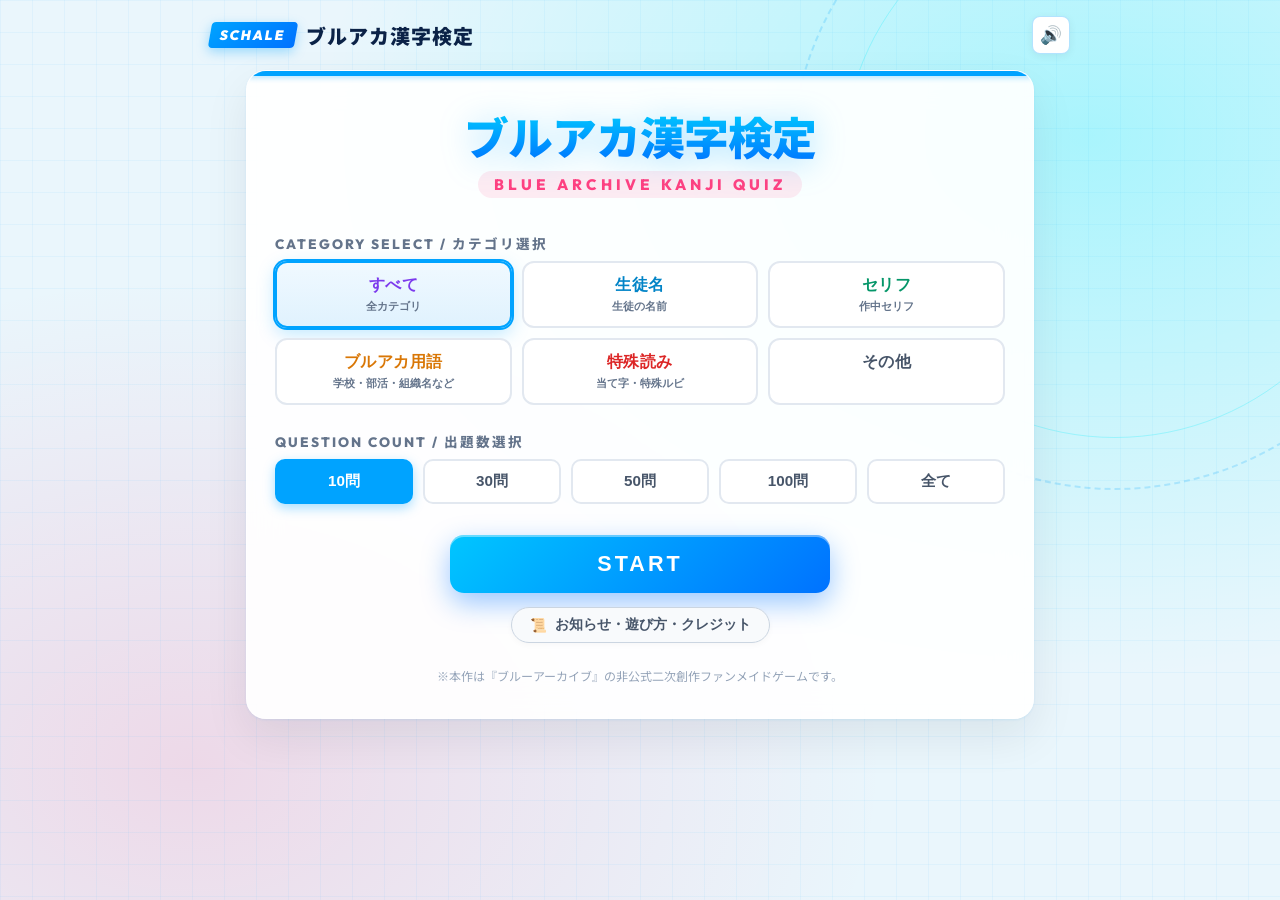
<file: index.html>
<!DOCTYPE html>
<html lang="ja">
<head>
  <meta charset="UTF-8">
  <meta name="viewport" content="width=device-width, initial-scale=1.0, maximum-scale=1.0, user-scalable=no">
  <meta http-equiv="Cache-Control" content="no-cache, no-store, must-revalidate">
  <meta http-equiv="Pragma" content="no-cache">
  <meta http-equiv="Expires" content="0">
  <title>ブルーアーカイブ漢字検定</title>
  <meta name="description" content="ブルーアーカイブ（ブルアカ）に登場する漢字の読み仮名を当てるブラウザクイズゲーム！">
  <link rel="stylesheet" href="style.css?v=25">
</head>
<body>
  <!-- 背景サイバー装飾 -->
  <div class="cyber-bg-ring"></div>

  <!-- ヘッダー -->
  <header>
    <div class="schale-logo">
      <span class="logo-badge">SCHALE</span>
      <span class="app-title-text">ブルアカ漢字検定</span>
    </div>
    <div class="header-controls">
      <button id="btn-mute" class="icon-btn" title="ミュート切替">🔊</button>
    </div>
  </header>

  <main>
    <!-- ================= タイトル画面 ================= -->
    <div id="screen-title" class="card-panel">
      <div class="accent-stripe"></div>
      
      <div class="title-hero-wrap">
        <h1 class="game-main-title">ブルアカ漢字検定</h1>
        <div class="game-sub-title">BLUE ARCHIVE KANJI QUIZ</div>
      </div>

      <!-- カテゴリ選択 -->
      <div class="selection-section">
        <div class="section-label">CATEGORY SELECT / カテゴリ選択</div>
        <div class="category-grid">
          <button class="cat-btn selected" data-cat="ALL">
            <span class="name">すべて</span>
            <span class="desc">全カテゴリ</span>
          </button>
          <button class="cat-btn" data-cat="生徒名">
            <span class="name">生徒名</span>
            <span class="desc">生徒の名前</span>
          </button>
          <button class="cat-btn" data-cat="セリフ">
            <span class="name">セリフ</span>
            <span class="desc">作中セリフ</span>
          </button>
          <button class="cat-btn" data-cat="ブルアカ用語">
            <span class="name">ブルアカ用語</span>
            <span class="desc">学校・部活・組織名など</span>
          </button>
          <button class="cat-btn" data-cat="特殊読み">
            <span class="name">特殊読み</span>
            <span class="desc">当て字・特殊ルビ</span>
          </button>
          <button class="cat-btn" data-cat="その他">
            <span class="name">その他</span>
            <span class="desc"></span>
          </button>
        </div>
      </div>

      <!-- 出題数選択 -->
      <div class="selection-section">
        <div class="section-label">QUESTION COUNT / 出題数選択</div>
        <div class="count-selector">
          <button class="count-btn selected" data-count="10">10問</button>
          <button class="count-btn" data-count="30">30問</button>
          <button class="count-btn" data-count="50">50問</button>
          <button class="count-btn" data-count="100">100問</button>
          <button class="count-btn" data-count="ALL">全て</button>
        </div>
      </div>

      <button id="btn-start" class="start-btn">
        <span>START</span>
      </button>

      <!-- インフォメーションボタン (README / アップデート / クレジット) -->
      <div class="title-info-links">
        <button id="btn-open-info" class="btn-info-link">
          <span class="icon">📜</span>
          <span>お知らせ・遊び方・クレジット</span>
        </button>
      </div>

      <p class="disclaimer-note">
        ※本作は『ブルーアーカイブ』の非公式二次創作ファンメイドゲームです。
      </p>
    </div>

    <!-- ================= ゲーム画面 ================= -->
    <div id="screen-game" class="card-panel">
      <div class="accent-stripe"></div>

      <!-- ステージヘッダー -->
      <div class="game-top-bar">
        <div class="top-bar-left">
          <button id="btn-game-home" class="btn-home-mini" title="タイトルへ戻る">ホームへ</button>
          <span id="stage-text" class="stage-badge">MISSION 1/10</span>
        </div>
        <span id="combo-badge" class="combo-badge">COMBO x2!</span>
        <span id="score-text" class="score-display">0 PT</span>
      </div>

      <!-- タイマーゲージ -->
      <div class="timer-container">
        <div id="timer-bar" class="timer-bar"></div>
      </div>

      <!-- 漢字出題エリア -->
      <div id="kanji-box" class="kanji-box">
        <!-- 上部メタ情報（カテゴリ、難易度、記載場所） -->
        <div class="kanji-meta-container">
          <div class="meta-row top">
            <span id="meta-category" class="badge badge-category">生徒名(苗字)</span>
            <span id="meta-difficulty" class="badge badge-diff">Lv.1 ★☆☆☆☆</span>
            <span id="meta-source" class="badge badge-source">メインVol.1 1章1話</span>
          </div>
        </div>

        <!-- 漢字表示 -->
        <div id="kanji-display" class="kanji-text">砂狼</div>

        <!-- セリフ・問題文表示エリア -->
        <div id="dialogue-box" class="dialogue-box">
          <div id="dialogue-speaker-tag" class="dialogue-speaker-tag">
            <span id="dialogue-speaker">アロナ</span>
          </div>
          <div id="dialogue-text" class="dialogue-text">
            「砂狼シロコさん、今日も朝早くからジョギングをしていたみたいです！」
          </div>
        </div>

        <!-- フィードバック演出 (EXCELLENT / MISS) -->
        <div id="feedback-overlay" class="feedback-overlay">
          <div id="feedback-text" class="feedback-banner">EXCELLENT!</div>
        </div>
      </div>

      <!-- 入力エリア -->
      <div class="input-wrap">
        <div id="reading-preview" class="reading-preview"></div>
        <input 
          type="text" 
          id="game-input" 
          class="game-input-field" 
          placeholder="読み仮名を入力（ローマ字・ひらがなOK）" 
          autocomplete="off" 
          autocorrect="off" 
          autocapitalize="off" 
          spellcheck="false"
        >
        <span class="input-instructions">※「sunaookami」などのローマ字、または「すなおおかみ」で自動判定</span>
      </div>
    </div>

    <!-- ================= リザルト画面 ================= -->
    <div id="screen-result" class="card-panel">
      <div class="accent-stripe"></div>
      
      <div id="result-rank" class="result-badge clear">RANK: S</div>
      
      <div class="result-stats-card">
        <div class="stat-item">
          <span class="stat-label">TOTAL SCORE</span>
          <span id="res-score" class="stat-value">0</span>
        </div>
        <div class="stat-item">
          <span class="stat-label">CORRECT</span>
          <span id="res-correct" class="stat-value">0 / 0</span>
        </div>
        <div class="stat-item">
          <span class="stat-label">AVG TIME</span>
          <span id="res-avg-time" class="stat-value">0.000s</span>
        </div>
        <div class="stat-item">
          <span class="stat-label">MAX COMBO</span>
          <span id="res-combo" class="stat-value">0</span>
        </div>
      </div>

      <!-- 出題の振り返り -->
      <div class="review-list">
        <div class="review-title">出題された問題と作中出典</div>
        <div id="review-items"></div>
      </div>

      <div class="result-actions">
        <button id="btn-retry" class="btn-action btn-retry"> もう一度挑戦</button>
        <button id="btn-share" class="btn-action btn-share">𝕏 結果をポスト</button>
        <button id="btn-home" class="btn-action" style="background:#E2E8F0; color:#334155;"> タイトルへ</button>
      </div>
    </div>

    <!-- ================= タイトルへ戻る確認モーダル ================= -->
    <div id="modal-confirm" class="modal-backdrop" style="display: none;">
      <div class="modal-dialog">
        <div class="modal-header">
          <span class="modal-badge">CONFIRMATION</span>
          <h3 class="modal-title">タイトル画面に戻りますか？</h3>
        </div>
        <p class="modal-body">
          現在のミッション進行状況および獲得スコアは破棄されます。よろしいですか？
        </p>
        <div class="modal-actions">
          <button id="modal-btn-cancel" class="btn-modal btn-modal-cancel">ゲームを続ける</button>
          <button id="modal-btn-confirm" class="btn-modal btn-modal-confirm">タイトルへ戻る</button>
        </div>
      </div>
    </div>

    <!-- ================= インフォメーションモーダル (README / アップデート / クレジット) ================= -->
    <div id="modal-info" class="modal-backdrop" style="display: none;">
      <div class="modal-dialog info-modal-dialog">
        <div class="info-modal-header">
          <div class="schale-tab-group">
            <button class="schale-tab active" data-tab="tab-updates">📢 アップデート情報</button>
            <button class="schale-tab" data-tab="tab-readme">📖 遊び方 (README)</button>
            <button class="schale-tab" data-tab="tab-credits">🎨 クレジット・規約</button>
          </div>
          <button id="btn-close-info" class="btn-close-round" title="閉じる">✕</button>
        </div>

        <div class="info-modal-content">
          <!-- タブ1: アップデート情報 -->
          <div id="tab-updates" class="info-tab-pane active">
            <pre id="txt-content-updates" class="info-txt-view">読み込み中...</pre>
          </div>

          <!-- タブ2: 遊び方 (README) -->
          <div id="tab-readme" class="info-tab-pane">
            <pre id="txt-content-readme" class="info-txt-view">読み込み中...</pre>
          </div>

          <!-- タブ3: クレジット・規約 -->
          <div id="tab-credits" class="info-tab-pane">
            <pre id="txt-content-credits" class="info-txt-view">読み込み中...</pre>
          </div>
        </div>

        <div class="info-modal-footer">
          <button id="btn-close-info-bottom" class="btn-modal-cancel" style="padding: 10px 28px; border-radius: 10px; font-weight: 800; cursor: pointer; border: none;">閉じる</button>
        </div>
      </div>
    </div>
  </main>

  <script src="romaji.js?v=25"></script>
  <script src="audio.js?v=25"></script>
  <script src="game.js?v=25"></script>
</body>
</html>
</file>
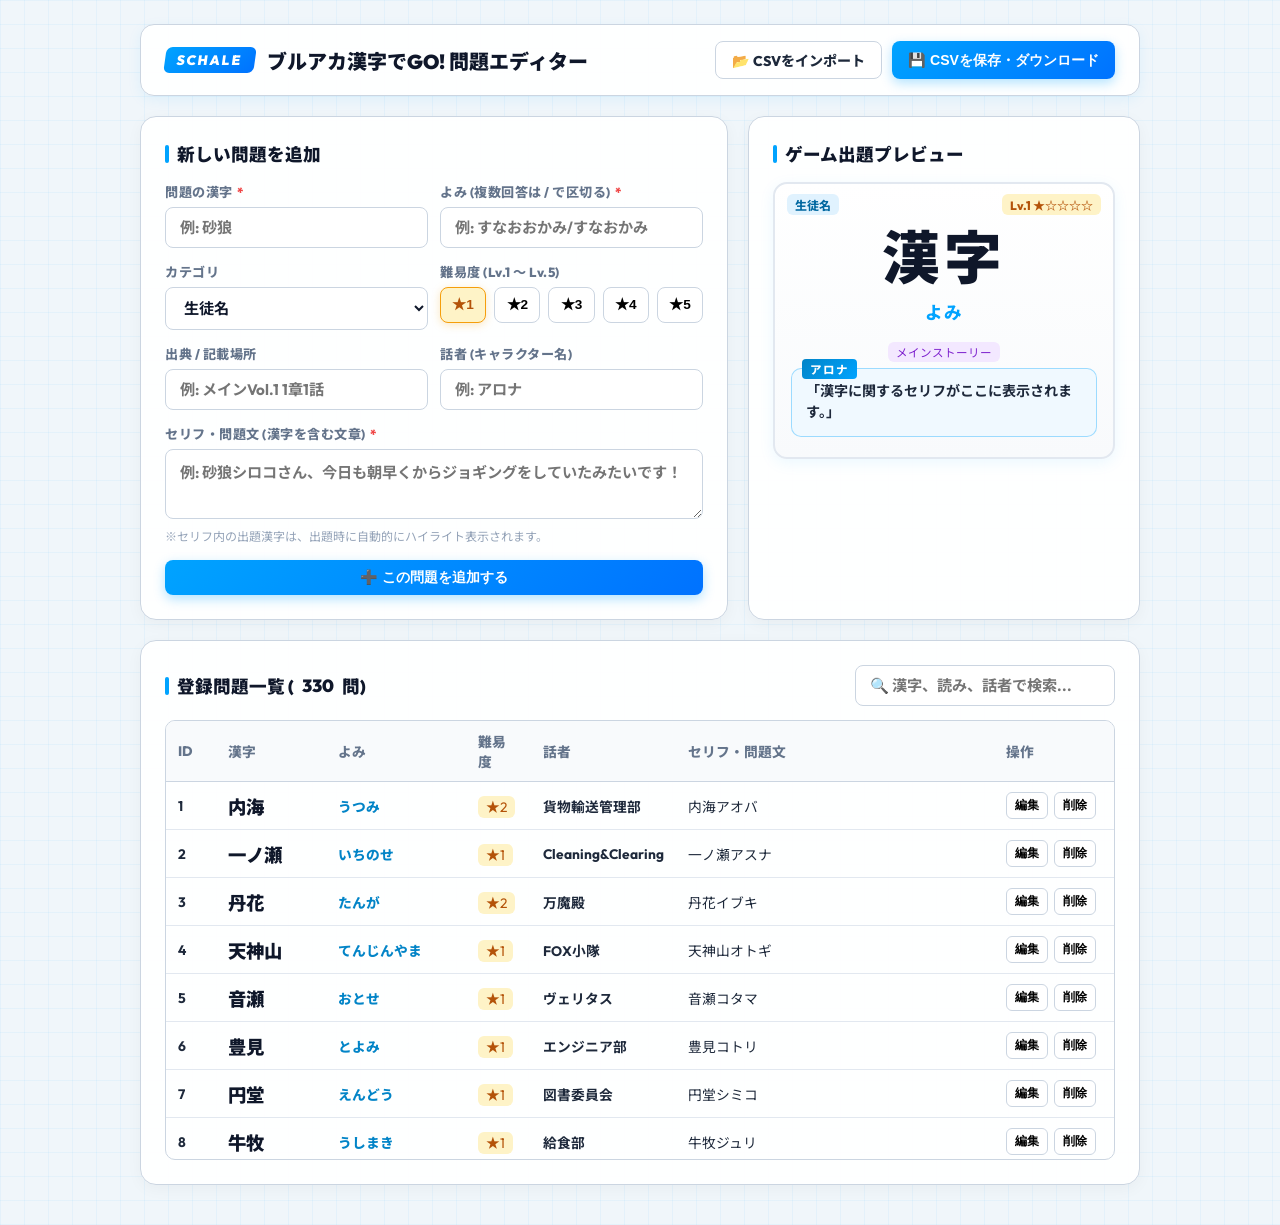
<file: editor.html>
<!DOCTYPE html>
<html lang="ja">
<head>
  <meta charset="UTF-8">
  <meta name="viewport" content="width=device-width, initial-scale=1.0">
  <title>問題エディター - ブルアカ漢字でGO!</title>
  <link rel="stylesheet" href="https://fonts.googleapis.com/css2?family=Noto+Sans+JP:wght@500;700;900&family=Outfit:wght@600;800;900&display=swap">
  <style>
    :root {
      --primary: #00A3FF;
      --primary-dark: #0072FF;
      --neon-cyan: #00F0FF;
      --bg: #F0F6FA;
      --card-bg: rgba(255, 255, 255, 0.96);
      --text: #1E293B;
      --text-muted: #64748B;
      --border: #CBD5E1;
      --accent-pink: #FF4081;
    }

    * {
      box-sizing: border-box;
      margin: 0;
      padding: 0;
    }

    body {
      font-family: 'Outfit', 'Noto Sans JP', sans-serif;
      background: var(--bg);
      background-image: 
        linear-gradient(rgba(0, 163, 255, 0.05) 1px, transparent 1px),
        linear-gradient(90deg, rgba(0, 163, 255, 0.05) 1px, transparent 1px);
      background-size: 24px 24px;
      color: var(--text);
      min-height: 100vh;
      padding: 24px 16px 40px;
      display: flex;
      flex-direction: column;
      align-items: center;
    }

    .container {
      width: 100%;
      max-width: 1000px;
      display: flex;
      flex-direction: column;
      gap: 20px;
    }

    /* ヘッダー */
    header {
      display: flex;
      justify-content: space-between;
      align-items: center;
      background: var(--card-bg);
      padding: 16px 24px;
      border-radius: 14px;
      border: 1px solid var(--border);
      box-shadow: 0 4px 14px rgba(0, 163, 255, 0.08);
    }

    .brand {
      display: flex;
      align-items: center;
      gap: 12px;
    }

    .badge-schale {
      background: linear-gradient(135deg, var(--primary), var(--primary-dark));
      color: white;
      padding: 4px 12px;
      border-radius: 6px;
      font-weight: 900;
      font-size: 0.85rem;
      letter-spacing: 2px;
      transform: skewX(-8deg);
    }

    .header-title {
      font-size: 1.25rem;
      font-weight: 900;
      color: #0F172A;
    }

    .header-actions {
      display: flex;
      gap: 10px;
    }

    .btn {
      padding: 8px 16px;
      border-radius: 8px;
      font-weight: 800;
      font-size: 0.88rem;
      cursor: pointer;
      border: none;
      transition: all 0.2s ease;
      display: inline-flex;
      align-items: center;
      gap: 6px;
    }

    .btn-primary {
      background: linear-gradient(135deg, var(--primary), var(--primary-dark));
      color: white;
      box-shadow: 0 4px 12px rgba(0, 163, 255, 0.3);
    }
    .btn-primary:hover {
      transform: translateY(-2px);
      box-shadow: 0 6px 16px rgba(0, 163, 255, 0.4);
    }

    .btn-secondary {
      background: white;
      border: 1px solid var(--border);
      color: var(--text);
    }
    .btn-secondary:hover {
      background: #F8FAFC;
      border-color: var(--primary);
    }

    /* メイングリッド (フォーム + プレビュー) */
    .editor-grid {
      display: grid;
      grid-template-columns: 1.2fr 0.8fr;
      gap: 20px;
    }
    @media (max-width: 860px) {
      .editor-grid {
        grid-template-columns: 1fr;
      }
    }

    .card {
      background: var(--card-bg);
      border-radius: 16px;
      border: 1px solid var(--border);
      padding: 24px;
      box-shadow: 0 4px 16px rgba(0,0,0,0.04);
      position: relative;
    }

    .card-title {
      font-size: 1.1rem;
      font-weight: 900;
      color: #0F172A;
      margin-bottom: 16px;
      display: flex;
      align-items: center;
      gap: 8px;
    }
    .card-title::before {
      content: '';
      display: inline-block;
      width: 4px;
      height: 18px;
      background: var(--primary);
      border-radius: 2px;
    }

    /* フォーム要素 */
    .form-group {
      margin-bottom: 14px;
    }

    .form-group label {
      display: block;
      font-size: 0.82rem;
      font-weight: 800;
      color: var(--text-muted);
      margin-bottom: 6px;
      letter-spacing: 0.5px;
    }

    .form-group label .required {
      color: #EF4444;
      margin-left: 4px;
    }

    .form-row {
      display: grid;
      grid-template-columns: 1fr 1fr;
      gap: 12px;
    }

    .input-text, .select-box, textarea {
      width: 100%;
      padding: 10px 14px;
      border-radius: 8px;
      border: 1.5px solid var(--border);
      font-size: 0.95rem;
      font-weight: 700;
      font-family: inherit;
      color: #0F172A;
      background: white;
      outline: none;
      transition: all 0.2s ease;
    }

    .input-text:focus, .select-box:focus, textarea:focus {
      border-color: var(--primary);
      box-shadow: 0 0 0 3px rgba(0, 163, 255, 0.2);
    }

    textarea {
      resize: vertical;
      min-height: 70px;
    }

    .help-note {
      font-size: 0.75rem;
      color: #94A3B8;
      margin-top: 4px;
    }

    /* 難易度スターセレクター */
    .diff-stars {
      display: flex;
      gap: 8px;
    }

    .diff-star-btn {
      flex: 1;
      padding: 8px 4px;
      background: white;
      border: 1.5px solid var(--border);
      border-radius: 8px;
      font-size: 0.85rem;
      font-weight: 800;
      cursor: pointer;
      text-align: center;
      transition: all 0.2s;
    }

    .diff-star-btn.selected {
      background: #FEF3C7;
      border-color: #F59E0B;
      color: #B45309;
      box-shadow: 0 2px 8px rgba(245, 158, 11, 0.25);
    }

    /* リアルタイムプレビューカード */
    .preview-box {
      background: linear-gradient(180deg, #FFFFFF 0%, #F8FAFC 100%);
      border: 2px solid #E2E8F0;
      border-radius: 14px;
      padding: 24px 16px 20px;
      text-align: center;
      position: relative;
      display: flex;
      flex-direction: column;
      align-items: center;
      box-shadow: 0 4px 15px rgba(0, 163, 255, 0.08);
      min-height: 240px;
      justify-content: center;
    }

    .preview-badge-row {
      position: absolute;
      top: 10px;
      width: calc(100% - 24px);
      display: flex;
      justify-content: space-between;
      font-size: 0.75rem;
      font-weight: 800;
    }

    .badge-cat {
      background: #E0F2FE;
      color: #0369A1;
      padding: 2px 8px;
      border-radius: 6px;
    }

    .badge-diff {
      background: #FEF3C7;
      color: #B45309;
      padding: 2px 8px;
      border-radius: 6px;
    }

    .badge-source {
      background: #F3E8FF;
      color: #7E22CE;
      padding: 2px 8px;
      border-radius: 6px;
      font-size: 0.72rem;
      margin-top: 6px;
    }

    .preview-kanji {
      font-size: 3.6rem;
      font-weight: 900;
      color: #0F172A;
      margin: 18px 0 10px;
      letter-spacing: 4px;
      line-height: 1.1;
    }

    .preview-rubies {
      font-size: 1.1rem;
      font-weight: 800;
      color: var(--primary);
      margin-bottom: 12px;
      letter-spacing: 1px;
    }

    /* ブルアカ風ダイアログ */
    .preview-dialogue {
      width: 100%;
      background: rgba(240, 249, 255, 0.95);
      border: 1.5px solid rgba(0, 163, 255, 0.35);
      border-radius: 10px;
      padding: 12px 14px;
      position: relative;
      text-align: left;
      margin-top: 6px;
    }

    .preview-speaker-tag {
      position: absolute;
      top: -10px;
      left: 10px;
      background: linear-gradient(135deg, #0284c7, #00A3FF);
      color: white;
      font-size: 0.72rem;
      font-weight: 800;
      padding: 2px 8px;
      border-radius: 4px;
      letter-spacing: 1px;
    }

    .preview-sentence {
      font-size: 0.88rem;
      font-weight: 700;
      color: #1E293B;
      line-height: 1.5;
    }

    .preview-sentence .kanji-highlight {
      color: #0077FF;
      background: rgba(0, 240, 255, 0.25);
      padding: 1px 4px;
      border-radius: 3px;
      border-bottom: 2px solid #00A3FF;
      font-weight: 900;
    }

    /* 問題一覧リスト */
    .list-header {
      display: flex;
      justify-content: space-between;
      align-items: center;
      margin-bottom: 14px;
      flex-wrap: wrap;
      gap: 10px;
    }

    .search-input {
      max-width: 260px;
    }

    .table-wrap {
      max-height: 440px;
      overflow-y: auto;
      border-radius: 10px;
      border: 1px solid var(--border);
    }

    table {
      width: 100%;
      border-collapse: collapse;
      text-align: left;
      font-size: 0.86rem;
    }

    th {
      background: #F8FAFC;
      padding: 10px 12px;
      font-weight: 800;
      color: var(--text-muted);
      border-bottom: 1.5px solid var(--border);
      position: sticky;
      top: 0;
      z-index: 2;
    }

    td {
      padding: 10px 12px;
      border-bottom: 1px solid #E2E8F0;
      vertical-align: middle;
    }

    tr:hover td {
      background: #F0F9FF;
    }

    .action-btn-group {
      display: flex;
      gap: 6px;
    }

    .btn-mini {
      padding: 4px 8px;
      border-radius: 6px;
      font-size: 0.75rem;
      font-weight: 800;
      cursor: pointer;
      border: 1px solid var(--border);
      background: white;
    }
    .btn-mini:hover {
      background: #F1F5F9;
      border-color: var(--primary);
    }
    .btn-delete:hover {
      background: #FEE2E2;
      border-color: #EF4444;
      color: #DC2626;
    }

    /* 通知トースト */
    .toast {
      position: fixed;
      bottom: 24px;
      right: 24px;
      background: #0F172A;
      color: white;
      padding: 12px 20px;
      border-radius: 10px;
      font-weight: 800;
      font-size: 0.9rem;
      box-shadow: 0 10px 25px rgba(0,0,0,0.2);
      opacity: 0;
      transform: translateY(10px);
      transition: all 0.25s ease;
      pointer-events: none;
      z-index: 100;
    }
    .toast.show {
      opacity: 1;
      transform: translateY(0);
    }
  </style>
</head>
<body>

  <div class="container">
    <!-- ヘッダー -->
    <header>
      <div class="brand">
        <span class="badge-schale">SCHALE</span>
        <h1 class="header-title">ブルアカ漢字でGO! 問題エディター</h1>
      </div>
      <div class="header-actions">
        <label for="csv-upload" class="btn btn-secondary">
          📂 CSVをインポート
          <input type="file" id="csv-upload" accept=".csv" style="display:none">
        </label>
        <button id="btn-export-csv" class="btn btn-primary">
          💾 CSVを保存・ダウンロード
        </button>
      </div>
    </header>

    <!-- エディターグリッド -->
    <div class="editor-grid">
      <!-- 入力フォーム -->
      <div class="card">
        <h2 id="form-mode-title" class="card-title">新しい問題を追加</h2>

        <form id="question-form">
          <input type="hidden" id="edit-id" value="">

          <div class="form-row">
            <div class="form-group">
              <label>問題の漢字<span class="required">*</span></label>
              <input type="text" id="input-kanji" class="input-text" placeholder="例: 砂狼" required>
            </div>
            <div class="form-group">
              <label>よみ (複数回答は / で区切る)<span class="required">*</span></label>
              <input type="text" id="input-ruby" class="input-text" placeholder="例: すなおおかみ/すなおかみ" required>
            </div>
          </div>

          <div class="form-row">
            <div class="form-group">
              <label>カテゴリ</label>
              <select id="input-category" class="select-box">
                <option value="生徒名">生徒名</option>
                <option value="セリフ">セリフ</option>
                <option value="ブルアカ用語">ブルアカ用語</option>
                <option value="特殊読み">特殊読み</option>
                <option value="その他">その他</option>
              </select>
            </div>
            <div class="form-group">
              <label>難易度 (Lv.1 〜 Lv.5)</label>
              <div class="diff-stars">
                <button type="button" class="diff-star-btn selected" data-lv="1">★1</button>
                <button type="button" class="diff-star-btn" data-lv="2">★2</button>
                <button type="button" class="diff-star-btn" data-lv="3">★3</button>
                <button type="button" class="diff-star-btn" data-lv="4">★4</button>
                <button type="button" class="diff-star-btn" data-lv="5">★5</button>
              </div>
              <input type="hidden" id="input-diff" value="1">
            </div>
          </div>

          <div class="form-row">
            <div class="form-group">
              <label>出典 / 記載場所</label>
              <input type="text" id="input-source" class="input-text" placeholder="例: メインVol.1 1章1話">
            </div>
            <div class="form-group">
              <label>話者 (キャラクター名)</label>
              <input type="text" id="input-speaker" class="input-text" placeholder="例: アロナ">
            </div>
          </div>

          <div class="form-group">
            <label>セリフ・問題文 (漢字を含む文章)<span class="required">*</span></label>
            <textarea id="input-sentence" class="input-text" placeholder="例: 砂狼シロコさん、今日も朝早くからジョギングをしていたみたいです！" required></textarea>
            <div class="help-note">※セリフ内の出題漢字は、出題時に自動的にハイライト表示されます。</div>
          </div>

          <div style="display:flex; gap:10px; margin-top:16px;">
            <button type="submit" id="btn-submit" class="btn btn-primary" style="flex:1; justify-content:center;">
              ➕ この問題を追加する
            </button>
            <button type="button" id="btn-cancel-edit" class="btn btn-secondary" style="display:none;">
              キャンセル
            </button>
          </div>
        </form>
      </div>

      <!-- リアルタイムプレビュー -->
      <div class="card">
        <h2 class="card-title">ゲーム出題プレビュー</h2>
        <div class="preview-box">
          <div class="preview-badge-row">
            <span id="prev-cat" class="badge-cat">生徒名</span>
            <span id="prev-diff" class="badge-diff">Lv.1 ★☆☆☆☆</span>
          </div>

          <div id="prev-kanji" class="preview-kanji">砂狼</div>
          <div id="prev-rubies" class="preview-rubies">すなおおかみ / すなおかみ</div>
          <div id="prev-source" class="badge-source">メインVol.1 1章1話</div>

          <div class="preview-dialogue">
            <div id="prev-speaker" class="preview-speaker-tag">アロナ</div>
            <div id="prev-sentence" class="preview-sentence">
              「<span class="kanji-highlight">砂狼</span>シロコさん、今日も朝早くからジョギングをしていたみたいです！」
            </div>
          </div>
        </div>
      </div>
    </div>

    <!-- 登録済み問題一覧 -->
    <div class="card">
      <div class="list-header">
        <h2 class="card-title" style="margin-bottom:0;">
          登録問題一覧 (<span id="total-count">0</span>問)
        </h2>
        <input type="text" id="search-box" class="input-text search-input" placeholder="🔍 漢字、読み、話者で検索...">
      </div>

      <div class="table-wrap">
        <table>
          <thead>
            <tr>
              <th style="width:40px;">ID</th>
              <th style="width:110px;">漢字</th>
              <th style="width:140px;">よみ</th>
              <th style="width:65px;">難易度</th>
              <th style="width:100px;">話者</th>
              <th>セリフ・問題文</th>
              <th style="width:120px;">操作</th>
            </tr>
          </thead>
          <tbody id="question-table-body">
            <!-- 動的挿入 -->
          </tbody>
        </table>
      </div>
    </div>
  </div>

  <div id="toast" class="toast">CSVを保存しました！</div>

  <script>
    // 問題データリスト
    let questions = [];
    let selectedDiff = 1;

    // 初期化
    document.addEventListener("DOMContentLoaded", () => {
      loadInitialCSV();
      setupEvents();
    });

    // 既存CSV自動読み込み
    async function loadInitialCSV() {
      try {
        let res = await fetch("questions.csv?t=" + Date.now());
        if (!res.ok) res = await fetch("questions.csv?t=" + Date.now());
        if (res.ok) {
          const text = await res.text();
          questions = parseCSV(text);
          renderTable();
          updatePreview();
        }
      } catch (e) {
        console.log("初期CSV読み込みスキップ:", e);
      }
    }

    // CSVパース (RFC4180風)
    function parseCSV(text) {
      const lines = text.trim().split(/\r?\n/);
      if (lines.length <= 1) return [];

      const list = [];
      for (let i = 1; i < lines.length; i++) {
        const line = lines[i].trim();
        if (!line) continue;

        const cols = [];
        let inQuote = false;
        let buffer = "";
        for (let c = 0; c < line.length; c++) {
          const ch = line[c];
          if (ch === '"') {
            inQuote = !inQuote;
          } else if (ch === ',' && !inQuote) {
            cols.push(buffer.trim());
            buffer = "";
          } else {
            buffer += ch;
          }
        }
        cols.push(buffer.trim());

        if (cols.length >= 3) {
          list.push({
            id: cols[0] || String(i),
            kanji: cols[1] || "",
            ruby: cols[2].replace(/^["']|["']$/g, "").replaceAll("|", "/"),
            difficulty: parseInt(cols[3], 10) || 1,
            category: cols[4] || "一般",
            source: cols[5] || "",
            speaker: cols[6] || "",
            sentence: cols[7] || ""
          });
        }
      }
      return list;
    }

    // イベントリスナー設定
    function setupEvents() {
      // 難易度スターボタン
      document.querySelectorAll(".diff-star-btn").forEach(btn => {
        btn.addEventListener("click", () => {
          document.querySelectorAll(".diff-star-btn").forEach(b => b.classList.remove("selected"));
          btn.classList.add("selected");
          selectedDiff = parseInt(btn.dataset.lv, 10);
          document.getElementById("input-diff").value = selectedDiff;
          updatePreview();
        });
      });

      // リアルタイム入力監視でプレビュー更新
      ["input-kanji", "input-ruby", "input-category", "input-source", "input-speaker", "input-sentence"].forEach(id => {
        document.getElementById(id).addEventListener("input", updatePreview);
      });

      // フォーム送信 (追加または更新)
      document.getElementById("question-form").addEventListener("submit", (e) => {
        e.preventDefault();
        saveQuestion();
      });

      // キャンセルボタン
      document.getElementById("btn-cancel-edit").addEventListener("click", resetForm);

      // CSVエクスポート
      document.getElementById("btn-export-csv").addEventListener("click", exportCSV);

      // CSVインポート
      document.getElementById("csv-upload").addEventListener("change", handleCSVUpload);

      // 検索ボックス
      document.getElementById("search-box").addEventListener("input", (e) => {
        renderTable(e.target.value.trim());
      });
    }

    // プレビューのリアルタイム更新
    function updatePreview() {
      const kanji = document.getElementById("input-kanji").value || "漢字";
      const ruby = document.getElementById("input-ruby").value || "よみ";
      const cat = document.getElementById("input-category").value || "生徒名";
      const diff = selectedDiff;
      const source = document.getElementById("input-source").value || "メインストーリー";
      const speaker = document.getElementById("input-speaker").value || "アロナ";
      const sentence = document.getElementById("input-sentence").value || `${kanji}に関するセリフがここに表示されます。`;

      document.getElementById("prev-kanji").textContent = kanji;
      document.getElementById("prev-rubies").textContent = ruby.replaceAll("/", " / ");
      document.getElementById("prev-cat").textContent = cat;

      const stars = "★".repeat(diff) + "☆".repeat(5 - diff);
      document.getElementById("prev-diff").textContent = `Lv.${diff} ${stars}`;

      document.getElementById("prev-source").textContent = source;
      document.getElementById("prev-speaker").textContent = speaker;

      // セリフ内の漢字をハイライト
      let formatted = sentence;
      if (kanji && kanji !== "漢字" && formatted.includes(kanji)) {
        formatted = formatted.replaceAll(kanji, `<span class="kanji-highlight">${kanji}</span>`);
      }
      document.getElementById("prev-sentence").innerHTML = `「${formatted}」`;
    }

    // 問題の保存 (新規または編集更新)
    function saveQuestion() {
      const editId = document.getElementById("edit-id").value;
      const kanji = document.getElementById("input-kanji").value.trim();
      const ruby = document.getElementById("input-ruby").value.trim();
      const cat = document.getElementById("input-category").value;
      const diff = parseInt(document.getElementById("input-diff").value, 10);
      const source = document.getElementById("input-source").value.trim();
      const speaker = document.getElementById("input-speaker").value.trim();
      const sentence = document.getElementById("input-sentence").value.trim();

      if (!kanji || !ruby || !sentence) {
        alert("漢字、よみ、セリフは必須です！");
        return;
      }

      if (editId) {
        // 更新
        const target = questions.find(q => String(q.id) === String(editId));
        if (target) {
          target.kanji = kanji;
          target.ruby = ruby;
          target.category = cat;
          target.difficulty = diff;
          target.source = source;
          target.speaker = speaker;
          target.sentence = sentence;
        }
        showToast("問題を更新しました！");
      } else {
        // 新規
        const newId = questions.length > 0 ? Math.max(...questions.map(q => parseInt(q.id, 10) || 0)) + 1 : 1;
        questions.push({
          id: newId,
          kanji,
          ruby,
          category: cat,
          difficulty: diff,
          source,
          speaker,
          sentence
        });
        showToast("新しい問題を追加しました！");
      }

      resetForm();
      renderTable();
    }

    // フォーム初期化
    function resetForm() {
      document.getElementById("edit-id").value = "";
      document.getElementById("question-form").reset();
      selectedDiff = 1;
      document.querySelectorAll(".diff-star-btn").forEach(b => {
        b.classList.toggle("selected", b.dataset.lv === "1");
      });
      document.getElementById("input-diff").value = "1";
      document.getElementById("form-mode-title").textContent = "新しい問題を追加";
      document.getElementById("btn-submit").textContent = "➕ この問題を追加する";
      document.getElementById("btn-cancel-edit").style.display = "none";
      updatePreview();
    }

    // テーブル描画
    function renderTable(keyword = "") {
      const tbody = document.getElementById("question-table-body");
      tbody.innerHTML = "";

      let list = questions;
      if (keyword) {
        const k = keyword.toLowerCase();
        list = questions.filter(q => 
          q.kanji.toLowerCase().includes(k) ||
          q.ruby.toLowerCase().includes(k) ||
          (q.speaker && q.speaker.toLowerCase().includes(k)) ||
          (q.source && q.source.toLowerCase().includes(k))
        );
      }

      document.getElementById("total-count").textContent = questions.length;

      list.forEach((q, idx) => {
        const tr = document.createElement("tr");
        tr.innerHTML = `
          <td><strong>${q.id}</strong></td>
          <td style="font-size:1.15rem; font-weight:900; color:#0F172A;">${escapeHtml(q.kanji)}</td>
          <td style="color:#0284c7; font-weight:800;">${escapeHtml(q.ruby)}</td>
          <td><span class="badge-diff">★${q.difficulty}</span></td>
          <td><strong>${escapeHtml(q.speaker || "-")}</strong></td>
          <td style="max-width:260px; overflow:hidden; text-overflow:ellipsis; white-space:nowrap;" title="${escapeHtml(q.sentence)}">
            ${escapeHtml(q.sentence)}
          </td>
          <td>
            <div class="action-btn-group">
              <button class="btn-mini" onclick="editQuestion(${q.id})">編集</button>
              <button class="btn-mini btn-delete" onclick="deleteQuestion(${q.id})">削除</button>
            </div>
          </td>
        `;
        tbody.appendChild(tr);
      });
    }

    // 編集モードへの切り替え
    window.editQuestion = function(id) {
      const q = questions.find(item => String(item.id) === String(id));
      if (!q) return;

      document.getElementById("edit-id").value = q.id;
      document.getElementById("input-kanji").value = q.kanji;
      document.getElementById("input-ruby").value = q.ruby;
      document.getElementById("input-category").value = q.category;
      document.getElementById("input-source").value = q.source;
      document.getElementById("input-speaker").value = q.speaker;
      document.getElementById("input-sentence").value = q.sentence;

      selectedDiff = q.difficulty || 1;
      document.getElementById("input-diff").value = selectedDiff;
      document.querySelectorAll(".diff-star-btn").forEach(b => {
        b.classList.toggle("selected", parseInt(b.dataset.lv, 10) === selectedDiff);
      });

      document.getElementById("form-mode-title").textContent = `問題 ID:${q.id} を編集中`;
      document.getElementById("btn-submit").textContent = "💾 変更を保存する";
      document.getElementById("btn-cancel-edit").style.display = "inline-flex";

      window.scrollTo({ top: 0, behavior: "smooth" });
      updatePreview();
    };

    // 削除
    window.deleteQuestion = function(id) {
      const q = questions.find(item => String(item.id) === String(id));
      if (!q) return;
      if (confirm(`「${q.kanji}」を一覧から削除してもよろしいですか？`)) {
        questions = questions.filter(item => String(item.id) !== String(id));
        renderTable();
        showToast("問題を削除しました");
      }
    };

    // CSVエクスポート・ダウンロード
    function exportCSV() {
      if (questions.length === 0) {
        alert("エクスポートする問題データがありません。");
        return;
      }

      // ヘッダー
      let csvContent = "id,kanji,ruby,difficulty,category,source,speaker,sentence\n";

      questions.forEach((q, i) => {
        const id = q.id || (i + 1);
        const kanji = escapeCSV(q.kanji);
        // パイプ区切りまたはスラッシュ区切りをそのまま保持
        const ruby = escapeCSV(q.ruby);
        const diff = q.difficulty || 1;
        const cat = escapeCSV(q.category || "一般");
        const source = escapeCSV(q.source || "");
        const speaker = escapeCSV(q.speaker || "");
        const sentence = escapeCSV(q.sentence || "");

        csvContent += `${id},${kanji},${ruby},${diff},${cat},${source},${speaker},${sentence}\n`;
      });

      // ダウンロード実行 (UTF-8 BOM付きでExcelやMacでも文字化け防止)
      const bom = new Uint8Array([0xEF, 0xBB, 0xBF]);
      const blob = new Blob([bom, csvContent], { type: "text/csv;charset=utf-8;" });
      const url = URL.createObjectURL(blob);
      const a = document.createElement("a");
      a.href = url;
      a.download = "questions.csv";
      document.body.appendChild(a);
      a.click();
      document.body.removeChild(a);
      URL.revokeObjectURL(url);

      showToast("questions.csv をダウンロードしました！");
    }

    // CSVアップロード
    function handleCSVUpload(e) {
      const file = e.target.files[0];
      if (!file) return;

      const reader = new FileReader();
      reader.onload = (evt) => {
        const text = evt.target.result;
        const parsed = parseCSV(text);
        if (parsed.length > 0) {
          questions = parsed;
          renderTable();
          resetForm();
          showToast(`${parsed.length}件の問題を読み込みました！`);
        } else {
          alert("CSVに有効な問題データが見つかりませんでした。");
        }
      };
      reader.readAsText(file);
    }

    function escapeCSV(text) {
      if (text === undefined || text === null) return "";
      const str = String(text);
      if (str.includes(",") || str.includes('"') || str.includes("\n")) {
        return `"${str.replaceAll('"', '""')}"`;
      }
      return str;
    }

    function escapeHtml(text) {
      return String(text || "")
        .replaceAll("&", "&amp;")
        .replaceAll("<", "&lt;")
        .replaceAll(">", "&gt;")
        .replaceAll('"', "&quot;");
    }

    function showToast(msg) {
      const toast = document.getElementById("toast");
      toast.textContent = msg;
      toast.classList.add("show");
      setTimeout(() => toast.classList.remove("show"), 2500);
    }
  </script>
</body>
</html>
</file>
<file: style.css>
@import url('https://fonts.googleapis.com/css2?family=M+PLUS+Rounded+1c:wght@700;800;900&family=Outfit:wght@600;800;900&family=Noto+Sans+JP:wght@500;700;900&display=swap');

:root {
  --primary-blue: #00A3FF;
  --light-blue: #E8F7FF;
  --neon-cyan: #00F0FF;
  --deep-blue: #0B192C;
  --dark-navy: #060E18;
  --accent-pink: #FF4081;
  --accent-yellow: #FFD500;
  --text-main: #1E293B;
  --text-white: #FFFFFF;
  --card-bg: rgba(255, 255, 255, 0.92);
  --glass-border: rgba(255, 255, 255, 0.5);
  --halo-glow: 0 0 25px rgba(0, 240, 255, 0.6);
}

* {
  box-sizing: border-box;
  margin: 0;
  padding: 0;
  user-select: none;
  -webkit-user-select: none;
}

body {
  font-family: 'Outfit', 'Noto Sans JP', 'M PLUS Rounded 1c', sans-serif;
  min-height: 100vh;
  background-color: #eaf6fc;
  background-image: 
    linear-gradient(rgba(0, 163, 255, 0.05) 1px, transparent 1px),
    linear-gradient(90deg, rgba(0, 163, 255, 0.05) 1px, transparent 1px),
    radial-gradient(ellipse at 85% 15%, rgba(0, 240, 255, 0.28) 0%, transparent 50%),
    radial-gradient(ellipse at 15% 85%, rgba(255, 64, 129, 0.16) 0%, transparent 45%);
  background-size: 32px 32px, 32px 32px, 100% 100%, 100% 100%;
  color: var(--text-main);
  display: flex;
  flex-direction: column;
  align-items: center;
  overflow-x: hidden;
  position: relative;
}

/* 背景のサイバーグリッドとヘイロー装飾 */
.cyber-bg-ring {
  position: fixed;
  width: 650px;
  height: 650px;
  border-radius: 50%;
  border: 2px dashed rgba(0, 163, 255, 0.2);
  top: -160px;
  right: -160px;
  pointer-events: none;
  animation: rotateClockwise 90s linear infinite;
  z-index: 0;
}
.cyber-bg-ring::before {
  content: '';
  position: absolute;
  inset: 50px;
  border-radius: 50%;
  border: 1px solid rgba(0, 240, 255, 0.25);
}

@keyframes rotateClockwise {
  from { transform: rotate(0deg); }
  to { transform: rotate(360deg); }
}

/* ヘッダー */
header {
  width: 100%;
  max-width: 900px;
  padding: 16px 20px;
  display: flex;
  justify-content: space-between;
  align-items: center;
  position: relative;
  z-index: 10;
}

.schale-logo {
  display: flex;
  align-items: center;
  gap: 10px;
}

.logo-badge {
  background: linear-gradient(135deg, var(--primary-blue), #0072FF);
  color: white;
  padding: 4px 10px;
  font-weight: 900;
  font-size: 0.85rem;
  letter-spacing: 2px;
  border-radius: 4px;
  box-shadow: 0 4px 12px rgba(0, 163, 255, 0.35);
  transform: skewX(-10deg);
}

.app-title-text {
  font-size: 1.25rem;
  font-weight: 900;
  color: #0b2247;
  letter-spacing: 1px;
}

.header-controls {
  display: flex;
  gap: 8px;
}

.icon-btn {
  background: white;
  border: 1px solid rgba(0, 163, 255, 0.3);
  color: var(--primary-blue);
  width: 38px;
  height: 38px;
  border-radius: 8px;
  font-size: 1.1rem;
  display: flex;
  align-items: center;
  justify-content: center;
  cursor: pointer;
  box-shadow: 0 2px 8px rgba(0,0,0,0.06);
  transition: all 0.2s ease;
}
.icon-btn:hover {
  background: var(--light-blue);
  transform: translateY(-1px);
}

/* メインコンテナ */
main {
  width: 100%;
  max-width: 820px;
  padding: 0 16px 24px;
  position: relative;
  z-index: 5;
  display: flex;
  flex-direction: column;
  align-items: center;
}

/* 共通カード */
.card-panel {
  background: var(--card-bg);
  backdrop-filter: blur(16px);
  -webkit-backdrop-filter: blur(16px);
  border: 1px solid var(--glass-border);
  border-radius: 20px;
  padding: 32px 28px;
  box-shadow: 0 18px 45px rgba(11, 25, 44, 0.08), 0 1px 3px rgba(0, 163, 255, 0.1);
  width: 100%;
  position: relative;
  overflow: hidden;
}

/* 上部アクセントバー（水色単色） */
.accent-stripe {
  position: absolute;
  top: 0;
  left: 0;
  right: 0;
  height: 5px;
  background: var(--primary-blue);
  box-shadow: 0 1px 6px rgba(0, 163, 255, 0.4);
}

/* ================== タイトル画面 ================== */
#screen-title {
  text-align: center;
  display: flex;
  flex-direction: column;
  align-items: center;
}

.title-hero-wrap {
  margin: 10px 0 25px;
  position: relative;
}

.halo-icon {
  width: 60px;
  height: 60px;
  margin: 0 auto 10px;
  position: relative;
  display: flex;
  align-items: center;
  justify-content: center;
}

.halo-circle {
  width: 100%;
  height: 100%;
  border: 3px solid var(--neon-cyan);
  border-radius: 50%;
  box-shadow: var(--halo-glow);
  position: absolute;
  animation: pulseGlow 3s ease-in-out infinite;
}

@keyframes pulseGlow {
  0%, 100% { transform: scale(1); opacity: 0.9; }
  50% { transform: scale(1.08); opacity: 1; filter: drop-shadow(0 0 12px #00f0ff); }
}

.game-main-title {
  font-size: 2.8rem;
  font-weight: 900;
  line-height: 1.15;
  background: linear-gradient(180deg, #00C6FF 0%, #0072FF 100%);
  -webkit-background-clip: text;
  -webkit-text-fill-color: transparent;
  filter: drop-shadow(0 4px 16px rgba(0, 163, 255, 0.35));
  margin-bottom: 6px;
  letter-spacing: -1px;
}

.game-sub-title {
  display: inline-block;
  font-size: 0.95rem;
  font-weight: 800;
  letter-spacing: 4px;
  color: var(--accent-pink);
  text-transform: uppercase;
  background: rgba(255, 64, 129, 0.1);
  padding: 4px 16px;
  border-radius: 20px;
}

.selection-section {
  width: 100%;
  margin: 10px 0 16px;
  display: flex;
  flex-direction: column;
  gap: 8px;
}

.section-label {
  font-size: 0.85rem;
  font-weight: 800;
  color: #64748b;
  letter-spacing: 2px;
  text-align: left;
}

.category-grid {
  display: grid;
  grid-template-columns: repeat(3, 1fr);
  gap: 10px;
  width: 100%;
}

.cat-btn {
  background: white;
  border: 2px solid #E2E8F0;
  border-radius: 12px;
  padding: 12px 6px;
  cursor: pointer;
  transition: all 0.2s cubic-bezier(0.4, 0, 0.2, 1);
  display: flex;
  flex-direction: column;
  align-items: center;
  gap: 4px;
}

.cat-btn:hover {
  transform: translateY(-2px);
  border-color: var(--primary-blue);
  box-shadow: 0 6px 16px rgba(0, 163, 255, 0.15);
}

.cat-btn.selected {
  border-color: var(--primary-blue);
  background: linear-gradient(180deg, #F0F9FF, #E0F2FE);
  box-shadow: 0 0 0 2px var(--primary-blue), 0 6px 18px rgba(0, 163, 255, 0.25);
}

.cat-btn .name {
  font-size: 1rem;
  font-weight: 900;
  letter-spacing: 0.5px;
  color: #0F172A;
}

.cat-btn .desc {
  font-size: 0.68rem;
  color: #64748B;
  font-weight: 600;
}

.cat-btn[data-cat="ALL"] .name { color: #7C3AED; }
.cat-btn[data-cat="生徒名"] .name { color: #0284C7; }
.cat-btn[data-cat="セリフ"] .name { color: #059669; }
.cat-btn[data-cat="ブルアカ用語"] .name { color: #D97706; }
.cat-btn[data-cat="特殊読み"] .name { color: #DC2626; }
.cat-btn[data-cat="その他"] .name { color: #475569; }

/* 出題数セレクター */
.count-selector {
  display: flex;
  gap: 10px;
  width: 100%;
}

.count-btn {
  flex: 1;
  background: white;
  border: 2px solid #E2E8F0;
  border-radius: 10px;
  padding: 10px;
  font-size: 0.95rem;
  font-weight: 800;
  color: #475569;
  cursor: pointer;
  transition: all 0.2s ease;
}

.count-btn:hover {
  border-color: var(--primary-blue);
  color: var(--primary-blue);
  transform: translateY(-1px);
}

.count-btn.selected {
  border-color: var(--primary-blue);
  background: var(--primary-blue);
  color: white;
  box-shadow: 0 4px 12px rgba(0, 163, 255, 0.35);
}

.start-btn {
  width: 100%;
  max-width: 380px;
  padding: 16px 32px;
  background: linear-gradient(135deg, #00C6FF, #0072FF);
  color: white;
  border: none;
  border-radius: 14px;
  font-size: 1.35rem;
  font-weight: 900;
  letter-spacing: 3px;
  cursor: pointer;
  box-shadow: 0 10px 28px rgba(0, 114, 255, 0.4), inset 0 2px 0 rgba(255,255,255,0.4);
  transition: all 0.2s cubic-bezier(0.175, 0.885, 0.32, 1.275);
  margin-top: 15px;
  display: flex;
  align-items: center;
  justify-content: center;
  gap: 10px;
}

.start-btn:hover {
  transform: translateY(-3px) scale(1.02);
  box-shadow: 0 14px 34px rgba(0, 114, 255, 0.5), inset 0 2px 0 rgba(255,255,255,0.5);
}

.disclaimer-note {
  margin-top: 24px;
  font-size: 0.75rem;
  color: #94A3B8;
  line-height: 1.6;
}

/* ================== ゲーム画面 ================== */
#screen-game {
  display: none;
  flex-direction: column;
  gap: 18px;
}

.game-top-bar {
  display: flex;
  justify-content: space-between;
  align-items: center;
  font-weight: 800;
}

.top-bar-left {
  display: flex;
  align-items: center;
  gap: 10px;
}

.btn-home-mini {
  background: white;
  border: 1.5px solid #CBD5E1;
  color: #475569;
  padding: 5px 12px;
  border-radius: 8px;
  font-size: 0.85rem;
  font-weight: 800;
  cursor: pointer;
  transition: all 0.2s ease;
  box-shadow: 0 1px 3px rgba(0,0,0,0.05);
}

.btn-home-mini:hover {
  background: #F8FAFC;
  border-color: var(--primary-blue);
  color: var(--primary-blue);
  transform: translateY(-1px);
}

.btn-home-mini.btn-home-confirming {
  background: #FEF2F2;
  border-color: #EF4444;
  color: #DC2626;
  box-shadow: 0 0 12px rgba(239, 68, 68, 0.45);
  animation: pulseDanger 0.8s infinite alternate;
}

.stage-badge {
  background: linear-gradient(135deg, #00A3FF, #0072FF);
  color: #FFFFFF;
  padding: 6px 16px;
  border-radius: 8px;
  font-size: 0.95rem;
  font-weight: 900;
  letter-spacing: 2px;
  box-shadow: 0 3px 10px rgba(0, 163, 255, 0.35);
  border: 1px solid rgba(255, 255, 255, 0.3);
}

.combo-badge {
  color: var(--accent-pink);
  font-size: 1.2rem;
  font-weight: 900;
  letter-spacing: 1px;
  opacity: 0;
  transform: scale(0.8);
  transition: all 0.2s cubic-bezier(0.175, 0.885, 0.32, 1.275);
}
.combo-badge.active {
  opacity: 1;
  transform: scale(1.1);
}

.score-display {
  font-size: 1.3rem;
  font-weight: 900;
  color: #0F172A;
}

/* タイマーバー */
.timer-container {
  width: 100%;
  height: 14px;
  background: #CBD5E1;
  border-radius: 10px;
  overflow: hidden;
  position: relative;
  box-shadow: inset 0 2px 4px rgba(0,0,0,0.15);
}

.timer-bar {
  height: 100%;
  width: 100%;
  background: linear-gradient(90deg, #00F0FF, #0077FF);
  border-radius: 10px;
  transition: width 0.05s linear;
  box-shadow: 0 0 10px rgba(0, 240, 255, 0.8);
}

.timer-bar.warning {
  background: linear-gradient(90deg, #FF9900, #FF5500);
  box-shadow: 0 0 12px rgba(255, 120, 0, 0.9);
}

.timer-bar.danger {
  background: linear-gradient(90deg, #FF1744, #D50000);
  box-shadow: 0 0 14px rgba(255, 23, 68, 1);
  animation: pulseDanger 0.4s infinite alternate;
}

@keyframes pulseDanger {
  from { opacity: 0.8; }
  to { opacity: 1; }
}

/* 漢字出題エリア */
.kanji-box {
  background: linear-gradient(180deg, #FFFFFF 0%, #F8FAFC 100%);
  border: 2px solid #E2E8F0;
  border-radius: 18px;
  padding: 30px 16px 20px;
  text-align: center;
  position: relative;
  min-height: 250px;
  display: flex;
  flex-direction: column;
  justify-content: center;
  align-items: center;
  box-shadow: inset 0 2px 8px rgba(0,0,0,0.02), 0 8px 24px rgba(0, 163, 255, 0.08);
}

/* メタ情報タグ群 */
.kanji-meta-container {
  position: absolute;
  top: 12px;
  width: calc(100% - 32px);
  display: flex;
  flex-direction: column;
  gap: 6px;
}

.meta-row {
  display: flex;
  justify-content: space-between;
  align-items: center;
  width: 100%;
  font-size: 0.78rem;
  font-weight: 700;
}

.meta-row.bottom {
  justify-content: center;
  gap: 8px;
}

.badge {
  padding: 3px 10px;
  border-radius: 12px;
  display: inline-flex;
  align-items: center;
  gap: 4px;
}

.badge-category {
  background: #E0F2FE;
  color: #0369A1;
}

.badge-diff {
  background: #FEF3C7;
  color: #B45309;
  letter-spacing: 1px;
}

.badge-source {
  background: #FDF2F8;
  color: #DB2777;
  border: 1px solid rgba(219, 39, 119, 0.2);
}

.badge-speaker {
  background: #FCE7F3;
  color: #BE185D;
}

.kanji-text {
  font-family: 'Noto Sans JP', sans-serif;
  font-size: 4.8rem;
  font-weight: 900;
  letter-spacing: 8px;
  color: #0B192C;
  line-height: 1.15;
  margin: 32px 0 14px;
  text-shadow: 0 3px 6px rgba(0,0,0,0.08);
}

/* ブルアカ風セリフ・問題文ダイアログ */
.dialogue-box {
  width: 100%;
  max-width: 660px;
  background: rgba(240, 249, 255, 0.95);
  border: 1.5px solid rgba(0, 163, 255, 0.35);
  border-radius: 12px;
  padding: 14px 18px 12px;
  margin-top: 4px;
  position: relative;
  box-shadow: 0 4px 16px rgba(0, 163, 255, 0.08);
  text-align: left;
}

.dialogue-speaker-tag {
  position: absolute;
  top: -12px;
  left: 14px;
  background: linear-gradient(135deg, #0284c7, #00A3FF);
  color: #FFFFFF;
  font-size: 0.78rem;
  font-weight: 800;
  padding: 2px 10px;
  border-radius: 6px;
  box-shadow: 0 2px 8px rgba(0, 163, 255, 0.3);
  display: inline-flex;
  align-items: center;
  gap: 4px;
  letter-spacing: 1px;
}

.dialogue-text {
  font-size: 0.96rem;
  font-weight: 700;
  color: #1E293B;
  line-height: 1.6;
  letter-spacing: 0.5px;
}

.dialogue-text .kanji-highlight {
  color: #0077FF;
  background: rgba(0, 240, 255, 0.2);
  padding: 1px 6px;
  border-radius: 4px;
  border-bottom: 2px solid #00A3FF;
  font-weight: 900;
}

/* 入力エラー時のアニメーション */
.input-miss {
  animation: inputMissShake 0.25s ease-in-out;
  border-color: #EF4444 !important;
  box-shadow: 0 0 0 3px rgba(239, 68, 68, 0.3) !important;
}

@keyframes inputMissShake {
  0%, 100% { transform: translateX(0); }
  25% { transform: translateX(-6px); }
  75% { transform: translateX(6px); }
}

/* 入力エリア */
.input-wrap {
  width: 100%;
  display: flex;
  flex-direction: column;
  align-items: center;
  gap: 10px;
}

.reading-preview {
  height: 38px;
  font-size: 1.7rem;
  font-weight: 900;
  color: var(--primary-blue);
  letter-spacing: 3px;
  min-width: 160px;
  text-align: center;
  border-bottom: 3px solid var(--primary-blue);
  padding: 0 10px;
}

.game-input-field {
  width: 100%;
  max-width: 440px;
  padding: 14px 20px;
  font-size: 1.25rem;
  font-weight: 800;
  text-align: center;
  border: 2px solid #CBD5E1;
  border-radius: 12px;
  outline: none;
  background: white;
  color: #0F172A;
  box-shadow: 0 4px 14px rgba(0,0,0,0.04);
  transition: all 0.2s ease;
}

.game-input-field:focus {
  border-color: var(--primary-blue);
  box-shadow: 0 0 0 3px rgba(0, 163, 255, 0.25);
}

.input-instructions {
  font-size: 0.8rem;
  color: #64748B;
  font-weight: 600;
}

/* ポップアップ演出 (正解・ミス) */
.feedback-overlay {
  position: absolute;
  inset: 0;
  display: flex;
  flex-direction: column;
  justify-content: center;
  align-items: center;
  pointer-events: none;
  z-index: 20;
  opacity: 0;
  transition: opacity 0.15s ease;
}

.feedback-banner {
  font-size: 3rem;
  font-weight: 900;
  letter-spacing: 4px;
  transform: skewX(-12deg) scale(0.5);
  transition: transform 0.25s cubic-bezier(0.175, 0.885, 0.32, 1.275);
}

.show-correct .feedback-banner {
  color: #00F0FF;
  text-shadow: 0 0 25px rgba(0, 240, 255, 0.9), 0 4px 10px rgba(0,0,0,0.3);
  transform: skewX(-12deg) scale(1.1);
}

.show-wrong .feedback-banner {
  color: #FF3366;
  text-shadow: 0 0 25px rgba(255, 51, 102, 0.9), 0 4px 10px rgba(0,0,0,0.3);
  transform: skewX(-12deg) scale(1.1);
}

.shake {
  animation: screenShake 0.35s ease-in-out;
}

@keyframes screenShake {
  0%, 100% { transform: translate(0, 0); }
  20% { transform: translate(-8px, 4px); }
  40% { transform: translate(8px, -4px); }
  60% { transform: translate(-6px, 2px); }
  80% { transform: translate(6px, -2px); }
}

/* ================== リザルト画面 ================== */
#screen-result {
  display: none;
  text-align: center;
  flex-direction: column;
  align-items: center;
  gap: 20px;
}

.result-badge {
  font-size: 2.3rem;
  font-weight: 900;
  letter-spacing: 2px;
  margin-top: 10px;
  display: inline-block;
}

/* 🏆 プラチナ (PLATINUM) */
.result-badge.rank-platinum {
  color: #0284C7;
  background: linear-gradient(135deg, #38BDF8 0%, #818CF8 50%, #C084FC 100%);
  -webkit-background-clip: text;
  -webkit-text-fill-color: transparent;
  filter: drop-shadow(0 0 18px rgba(56, 189, 248, 0.7)) drop-shadow(0 0 30px rgba(129, 140, 248, 0.4));
}

/* 🥇 ゴールド (GOLD) */
.result-badge.rank-gold {
  color: #D97706;
  background: linear-gradient(135deg, #FDE047 0%, #F59E0B 45%, #D97706 80%, #B45309 100%);
  -webkit-background-clip: text;
  -webkit-text-fill-color: transparent;
  filter: drop-shadow(0 0 18px rgba(245, 158, 11, 0.65)) drop-shadow(0 0 28px rgba(251, 191, 36, 0.4));
}

/* 🥈 シルバー (SILVER) */
.result-badge.rank-silver {
  color: #475569;
  background: linear-gradient(135deg, #F1F5F9 0%, #94A3B8 40%, #64748B 75%, #475569 100%);
  -webkit-background-clip: text;
  -webkit-text-fill-color: transparent;
  filter: drop-shadow(0 0 14px rgba(148, 163, 184, 0.6));
}

/* 🥉 ブロンズ (BRONZE) */
.result-badge.rank-bronze {
  color: #92400E;
  background: linear-gradient(135deg, #FDBA74 0%, #D97706 35%, #B45309 70%, #78350F 100%);
  -webkit-background-clip: text;
  -webkit-text-fill-color: transparent;
  filter: drop-shadow(0 0 14px rgba(180, 83, 9, 0.5));
}

.result-badge.clear {
  color: #0284C7;
  text-shadow: 0 0 18px rgba(0, 240, 255, 0.5);
}

.result-badge.failed {
  color: #EF4444;
}

.result-stats-card {
  width: 100%;
  background: white;
  border-radius: 14px;
  border: 1px solid #E2E8F0;
  padding: 18px 16px;
  display: grid;
  grid-template-columns: repeat(4, 1fr);
  gap: 12px;
  box-shadow: 0 4px 15px rgba(0,0,0,0.03);
}

.stat-item {
  display: flex;
  flex-direction: column;
  gap: 4px;
}

.stat-label {
  font-size: 0.75rem;
  font-weight: 700;
  color: #64748B;
  letter-spacing: 1px;
}

.stat-value {
  font-size: 1.8rem;
  font-weight: 900;
  color: #0F172A;
}

.result-actions {
  display: flex;
  gap: 12px;
  width: 100%;
  justify-content: center;
  flex-wrap: wrap;
  margin-top: 10px;
}

.btn-action {
  padding: 14px 28px;
  border-radius: 12px;
  font-size: 1.1rem;
  font-weight: 800;
  cursor: pointer;
  border: none;
  display: flex;
  align-items: center;
  gap: 8px;
  transition: all 0.2s ease;
}

.btn-retry {
  background: linear-gradient(135deg, #00C6FF, #0072FF);
  color: white;
  box-shadow: 0 6px 18px rgba(0, 114, 255, 0.35);
}
.btn-retry:hover {
  transform: translateY(-2px);
}

.btn-share {
  background: #0F172A;
  color: white;
  box-shadow: 0 6px 18px rgba(15, 23, 42, 0.25);
}
.btn-share:hover {
  background: #1E293B;
  transform: translateY(-2px);
}

/* 出題振り返りリスト */
.review-list {
  width: 100%;
  text-align: left;
  max-height: 240px;
  overflow-y: auto;
  border-radius: 10px;
  background: #F8FAFC;
  padding: 12px 16px;
  border: 1px solid #E2E8F0;
  font-size: 0.88rem;
}

.review-title {
  font-weight: 800;
  margin-bottom: 8px;
  color: #334155;
  font-size: 0.95rem;
}

.review-item {
  display: flex;
  justify-content: space-between;
  align-items: center;
  padding: 8px 0;
  border-bottom: 1px dashed #E2E8F0;
  gap: 12px;
}
.review-item:last-child {
  border-bottom: none;
}

.review-left {
  display: flex;
  flex-direction: column;
  align-items: flex-start;
  gap: 4px;
  flex: 1;
}

.review-q-header {
  display: flex;
  align-items: center;
  gap: 8px;
  flex-wrap: wrap;
}

.review-sentence {
  font-size: 0.82rem;
  color: #64748b;
  line-height: 1.4;
  width: 100%;
  display: block;
}

.review-source {
  font-size: 0.75rem;
  background: #FDF2F8;
  color: #DB2777;
  padding: 2px 8px;
  border-radius: 8px;
  font-weight: 600;
  border: 1px solid rgba(219, 39, 119, 0.2);
}

.review-right {
  display: flex;
  flex-direction: column;
  align-items: flex-end;
  gap: 2px;
  white-space: nowrap;
}

.review-user-ans {
  font-weight: 800;
  font-size: 0.95rem;
}

.review-time {
  font-size: 0.75rem;
  color: #475569;
  font-weight: 700;
  background: #F1F5F9;
  padding: 2px 7px;
  border-radius: 4px;
  font-family: 'SF Mono', Monaco, Consolas, 'Courier New', monospace;
  letter-spacing: 0.02em;
}

/* レスポンシブ調整 */
@media (max-width: 600px) {
  .game-main-title {
    font-size: 2.1rem;
  }
  .kanji-text {
    font-size: 3.5rem;
    letter-spacing: 4px;
    margin: 25px 0 10px;
  }
  .card-panel {
    padding: 24px 16px;
  }
  .category-grid {
    grid-template-columns: repeat(2, 1fr);
  }
  .count-selector {
    display: grid;
    grid-template-columns: repeat(3, 1fr);
    gap: 8px;
  }
  .meta-row.top, .meta-row.bottom {
    flex-wrap: wrap;
    gap: 4px;
  }
  .result-stats-card {
    grid-template-columns: repeat(2, 1fr);
    gap: 12px;
  }
}

/* ==========================================================================
   タイトルへ戻る確認モーダル (SCHALE風)
   ========================================================================== */
.modal-backdrop {
  position: fixed;
  inset: 0;
  background: rgba(15, 23, 42, 0.38);
  backdrop-filter: blur(2px);
  display: flex;
  align-items: center;
  justify-content: center;
  z-index: 99999;
  padding: 16px;
  animation: modalFadeIn 0.15s ease-out;
}

@keyframes modalFadeIn {
  from { opacity: 0; }
  to { opacity: 1; }
}

.modal-dialog {
  background: white;
  border-radius: 18px;
  border: 1px solid rgba(0, 240, 255, 0.35);
  box-shadow: 0 20px 45px rgba(15, 23, 42, 0.3), 0 0 30px rgba(0, 240, 255, 0.15);
  padding: 28px 24px;
  max-width: 440px;
  width: 100%;
  text-align: center;
  position: relative;
  overflow: hidden;
  animation: modalPop 0.22s cubic-bezier(0.16, 1, 0.3, 1);
}

.modal-dialog::before {
  content: '';
  position: absolute;
  top: 0;
  left: 0;
  right: 0;
  height: 4px;
  background: linear-gradient(90deg, #00C6FF, #0072FF);
}

@keyframes modalPop {
  0% {
    opacity: 0;
    transform: scale(0.92) translateY(12px);
  }
  100% {
    opacity: 1;
    transform: scale(1) translateY(0);
  }
}

.modal-header {
  display: flex;
  flex-direction: column;
  align-items: center;
  gap: 6px;
  margin-bottom: 8px;
}

.modal-badge {
  font-size: 0.7rem;
  font-weight: 800;
  letter-spacing: 1.5px;
  color: #0284C7;
  background: #E0F2FE;
  padding: 2px 10px;
  border-radius: 10px;
}

.modal-title {
  font-size: 1.25rem;
  font-weight: 800;
  color: #0F172A;
  margin: 4px 0 0;
}

.modal-body {
  font-size: 0.9rem;
  color: #64748B;
  line-height: 1.6;
  margin: 10px 0 24px;
}

.modal-actions {
  display: flex;
  gap: 12px;
  justify-content: center;
}

.btn-modal {
  padding: 12px 22px;
  border-radius: 10px;
  font-size: 0.95rem;
  font-weight: 800;
  cursor: pointer;
  border: none;
  transition: all 0.18s ease;
  flex: 1;
}

.btn-modal-cancel {
  background: #F1F5F9;
  color: #475569;
}
.btn-modal-cancel:hover {
  background: #E2E8F0;
  color: #1E293B;
  transform: translateY(-1px);
}

.btn-modal-confirm {
  background: linear-gradient(135deg, #EF4444, #DC2626);
  color: white;
  box-shadow: 0 4px 14px rgba(239, 68, 68, 0.35);
}
.btn-modal-confirm:hover {
  background: linear-gradient(135deg, #DC2626, #B91C1C);
  transform: translateY(-1px);
}

/* ==========================================================================
   タイトル画面のインフォボタン (README / アップデート / クレジット)
   ========================================================================== */
.title-info-links {
  margin-top: 14px;
  display: flex;
  justify-content: center;
}

.btn-info-link {
  background: #F8FAFC;
  border: 1.5px solid #CBD5E1;
  color: #475569;
  padding: 8px 18px;
  border-radius: 20px;
  font-size: 0.86rem;
  font-weight: 800;
  cursor: pointer;
  display: inline-flex;
  align-items: center;
  gap: 8px;
  transition: all 0.2s ease;
  box-shadow: 0 2px 6px rgba(0,0,0,0.03);
}

.btn-info-link:hover {
  background: white;
  border-color: #0284C7;
  color: #0284C7;
  transform: translateY(-1px);
  box-shadow: 0 4px 12px rgba(2, 132, 199, 0.15);
}

/* ==========================================================================
   インフォメーションモーダル (タブ付きSCHALE端末風)
   ========================================================================== */
.info-modal-dialog {
  max-width: 620px;
  width: 94%;
  max-height: 84vh;
  display: flex;
  flex-direction: column;
  padding: 20px 24px;
  text-align: left;
}

.info-modal-header {
  display: flex;
  align-items: center;
  justify-content: space-between;
  border-bottom: 2px solid #E2E8F0;
  padding-bottom: 8px;
  gap: 12px;
}

.schale-tab-group {
  display: flex;
  gap: 6px;
  overflow-x: auto;
  white-space: nowrap;
}

.schale-tab {
  background: transparent;
  border: none;
  border-bottom: 3px solid transparent;
  padding: 8px 14px;
  font-size: 0.92rem;
  font-weight: 800;
  color: #64748B;
  cursor: pointer;
  transition: all 0.2s;
  border-radius: 6px 6px 0 0;
}

.schale-tab:hover {
  color: #0284C7;
  background: #F0F9FF;
}

.schale-tab.active {
  color: #0284C7;
  border-bottom-color: #0284C7;
  background: #F0F9FF;
}

.btn-close-round {
  background: #F1F5F9;
  border: none;
  width: 32px;
  height: 32px;
  border-radius: 50%;
  font-size: 1rem;
  font-weight: 800;
  color: #64748B;
  cursor: pointer;
  display: flex;
  align-items: center;
  justify-content: center;
  transition: all 0.2s;
  flex-shrink: 0;
}

.btn-close-round:hover {
  background: #E2E8F0;
  color: #0F172A;
  transform: rotate(90deg);
}

.info-modal-content {
  flex: 1;
  overflow-y: auto;
  padding: 16px 4px;
}

.info-tab-pane {
  display: none;
  animation: tabFadeIn 0.2s ease;
}

.info-tab-pane.active {
  display: block;
}

@keyframes tabFadeIn {
  from { opacity: 0; transform: translateY(4px); }
  to { opacity: 1; transform: translateY(0); }
}

/* アップデートログ一覧 */
.update-log-list {
  display: flex;
  flex-direction: column;
  gap: 12px;
}

.update-entry {
  background: #F8FAFC;
  border: 1px solid #E2E8F0;
  border-radius: 12px;
  padding: 14px 16px;
  transition: border-color 0.2s;
}

.update-entry:hover {
  border-color: #BAE6FD;
}

.update-meta {
  display: flex;
  align-items: center;
  gap: 8px;
  margin-bottom: 6px;
}

.update-version {
  background: linear-gradient(135deg, #00A3FF, #0072FF);
  color: white;
  font-size: 0.75rem;
  font-weight: 900;
  padding: 2px 8px;
  border-radius: 6px;
  letter-spacing: 0.5px;
}

.update-date {
  font-size: 0.75rem;
  color: #94A3B8;
  font-weight: 600;
}

.update-title {
  font-size: 1rem;
  font-weight: 800;
  color: #1E293B;
  margin-bottom: 8px;
}

.update-bullets {
  margin: 0;
  padding-left: 20px;
  font-size: 0.85rem;
  color: #475569;
  line-height: 1.6;
}

.update-bullets code {
  background: #E2E8F0;
  padding: 1px 5px;
  border-radius: 4px;
  font-size: 0.8rem;
  color: #0F172A;
}

/* README / クレジットブロック */
.readme-block, .credits-block {
  font-size: 0.88rem;
  color: #334155;
  line-height: 1.7;
}

.readme-block h4, .credits-block h4 {
  font-size: 0.95rem;
  font-weight: 800;
  color: #0F172A;
  margin: 16px 0 6px;
  border-left: 3px solid #0284C7;
  padding-left: 8px;
}

.readme-block h4:first-child, .credits-block h4:first-child {
  margin-top: 0;
}

.readme-block p, .credits-block p {
  margin: 0 0 10px;
}

.readme-block ul, .credits-block ul {
  margin: 0 0 12px;
  padding-left: 20px;
}

.readme-block code {
  background: #E0F2FE;
  color: #0284C7;
  padding: 2px 6px;
  border-radius: 4px;
  font-weight: 700;
  font-size: 0.82rem;
}

.info-modal-footer {
  border-top: 1px solid #E2E8F0;
  padding-top: 12px;
  display: flex;
  justify-content: flex-end;
}

/* テキストファイル内容の表示ボックス */
.info-txt-view {
  background: #F8FAFC;
  border: 1px solid #E2E8F0;
  border-radius: 10px;
  padding: 16px 18px;
  font-family: -apple-system, BlinkMacSystemFont, "Segoe UI", Roboto, "Helvetica Neue", "Noto Sans JP", sans-serif;
  font-size: 0.9rem;
  line-height: 1.75;
  color: #1E293B;
  white-space: pre-wrap;
  word-break: break-word;
  margin: 0;
  box-shadow: inset 0 2px 6px rgba(0, 0, 0, 0.02);
}
</file>
